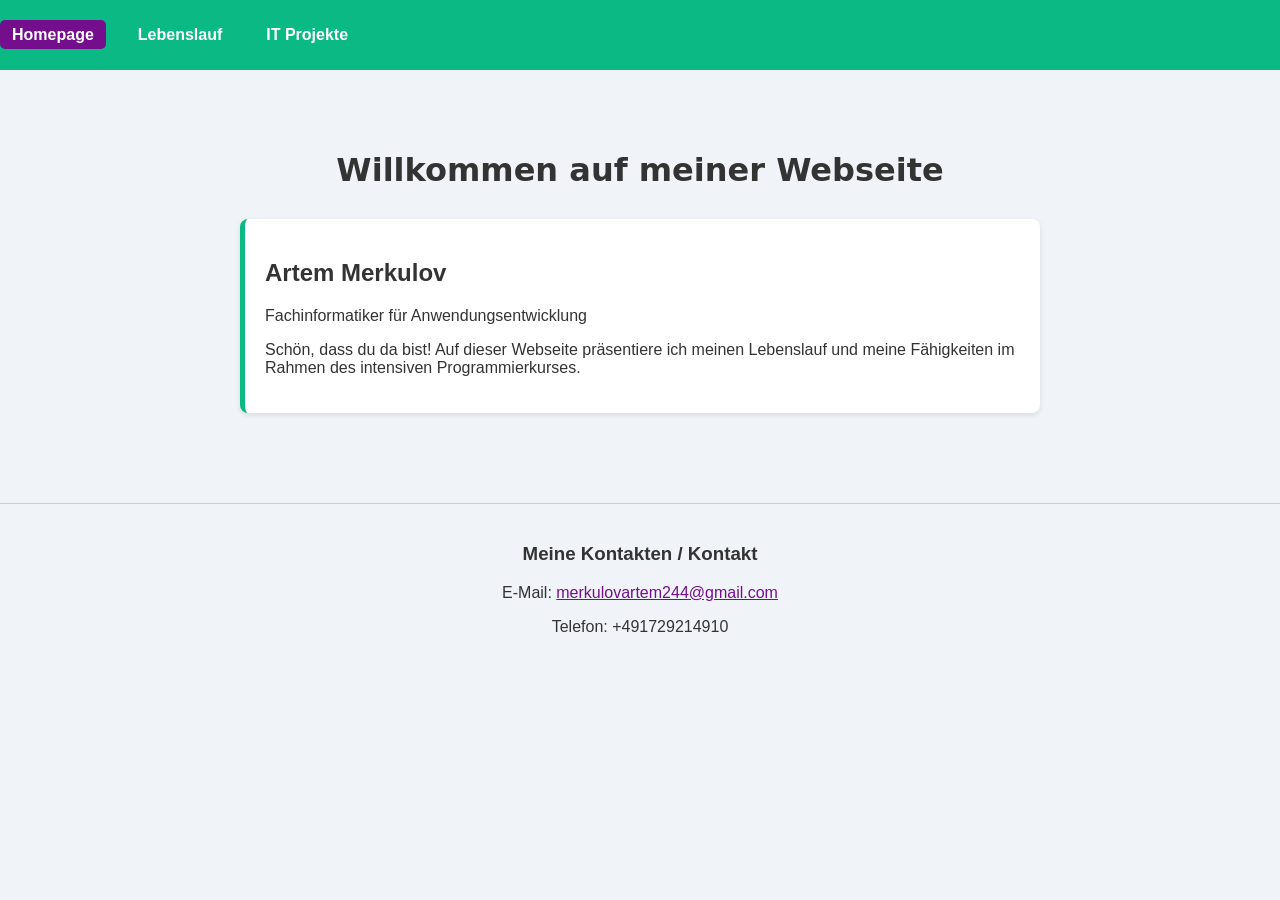
<file: index.html>
<!DOCTYPE html>
<html lang="de">
<head>
    <meta charset="UTF-8">
    <title>Artem Merkulov - Home</title>
    <link rel="stylesheet" href="style.css">
    <link rel="preconnect" href="https://fonts.googleapis.com">
    <link rel="preconnect" href="https://fonts.gstatic.com" crossorigin>
    <link href="https://fonts.googleapis.com/css2?family=Archivo+Black&family=Merriweather:ital,opsz,wght@0,18..144,300..900;1,18..144,300..900&display=swap" rel="stylesheet">
</head>
<body>

    <nav>
        <ul>
            <li><a href="index.html" class="active">Homepage</a></li>
            <li><a href="lebenslauf.html">Lebenslauf</a></li>
            <li><a href="portfolio.html">IT Projekte</a></li>
        </ul>
    </nav>

    <div class="main-content">
        <h1>Willkommen auf meiner Webseite</h1>
        <div class="info-box">
            <h2>Artem Merkulov</h2>
            <p class="subtitle">Fachinformatiker für Anwendungsentwicklung</p>
            <p>Schön, dass du da bist! Auf dieser Webseite präsentiere ich meinen Lebenslauf und meine Fähigkeiten im Rahmen des intensiven Programmierkurses.</p>
        </div>
    </div>

    <div class="contact-footer">
        <h3>Meine Kontakten / Kontakt</h3>
        <p>E-Mail: <a href="mailto:merkulovartem244@gmail.com">merkulovartem244@gmail.com</a></p>
        <p>Telefon: +491729214910</p>
    </div>

</body>
</html>
</file>
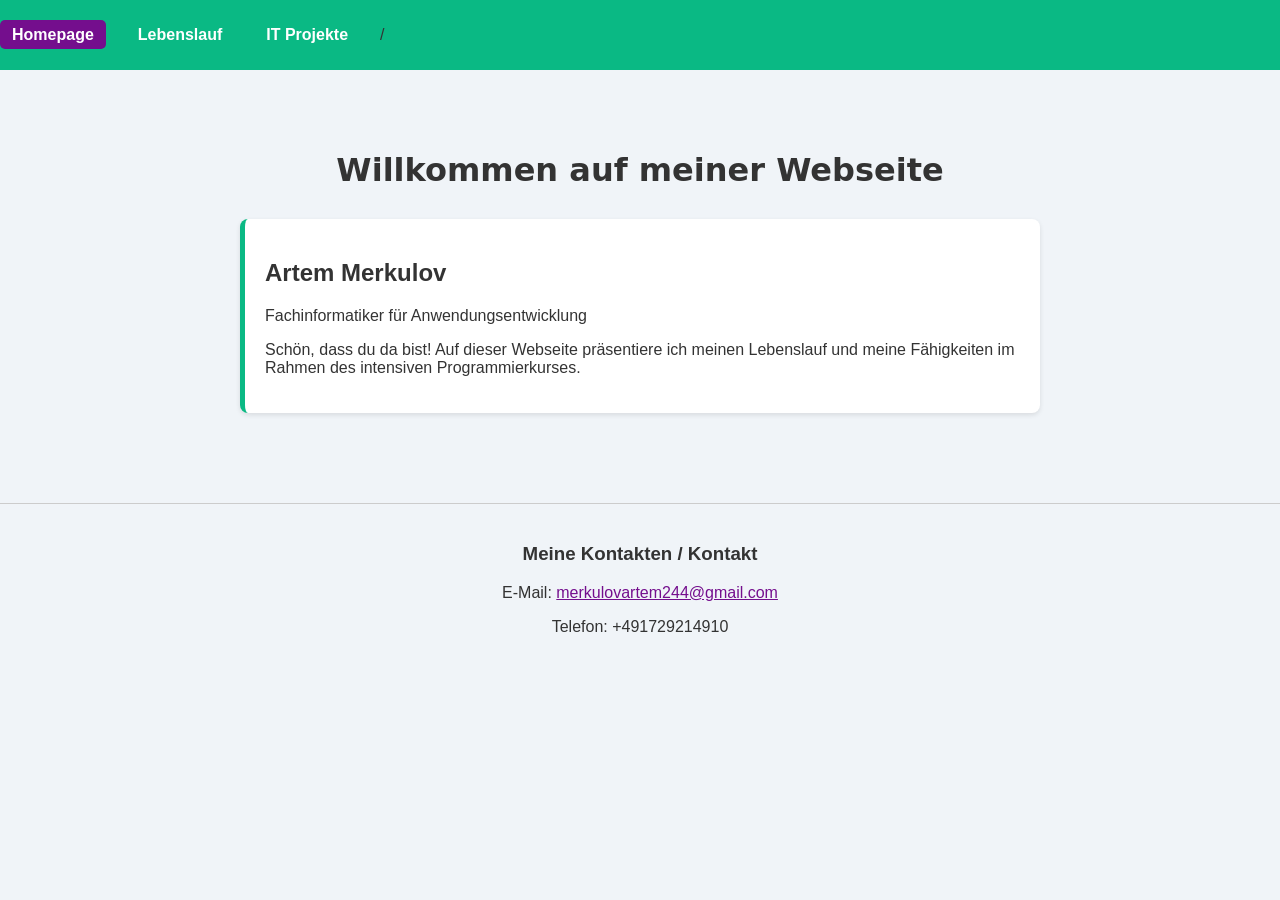
<file: Homepage.html>
<!DOCTYPE html>
<html lang="de">
<head>
    <title>Artem Merkulov - Home</title>
    <link rel="stylesheet" href="style.css">
    <link rel="preconnect" href="https://fonts.googleapis.com">
    <link rel="preconnect" href="https://fonts.gstatic.com" crossorigin>
    <link href="https://fonts.googleapis.com/css2?family=Archivo+Black&family=Merriweather:ital,opsz,wght@0,18..144,300..900;1,18..144,300..900&display=swap" rel="stylesheet">
</head>
<body>

    <nav>
        <ul>
            <li><a href="index.html" class="active">Homepage</a></li>
            <li><a href="lebenslauf.html">Lebenslauf</a></li>
            <li><a href="Portfolio.html" class=>IT Projekte</a><li>
        </ul>/
    </nav>

    <div class="main-content">
        <h1>Willkommen auf meiner Webseite</h1>
        <div class="info-box">
            <h2>Artem Merkulov</h2>
            <p class="subtitle">Fachinformatiker für Anwendungsentwicklung</p>
            <p>Schön, dass du da bist! Auf dieser Webseite präsentiere ich meinen Lebenslauf und meine Fähigkeiten im Rahmen des intensiven Programmierkurses.</p>
        </div>
    </div>
    <div class="contact-footer">
        <h3>Meine Kontakten / Kontakt</h3>
        <p>E-Mail: <a href="mailto:merkulovartem244@gmail.com">merkulovartem244@gmail.com</a></p>
        <p>Telefon: +491729214910</p>
</div>

</body>
</html>
</file>
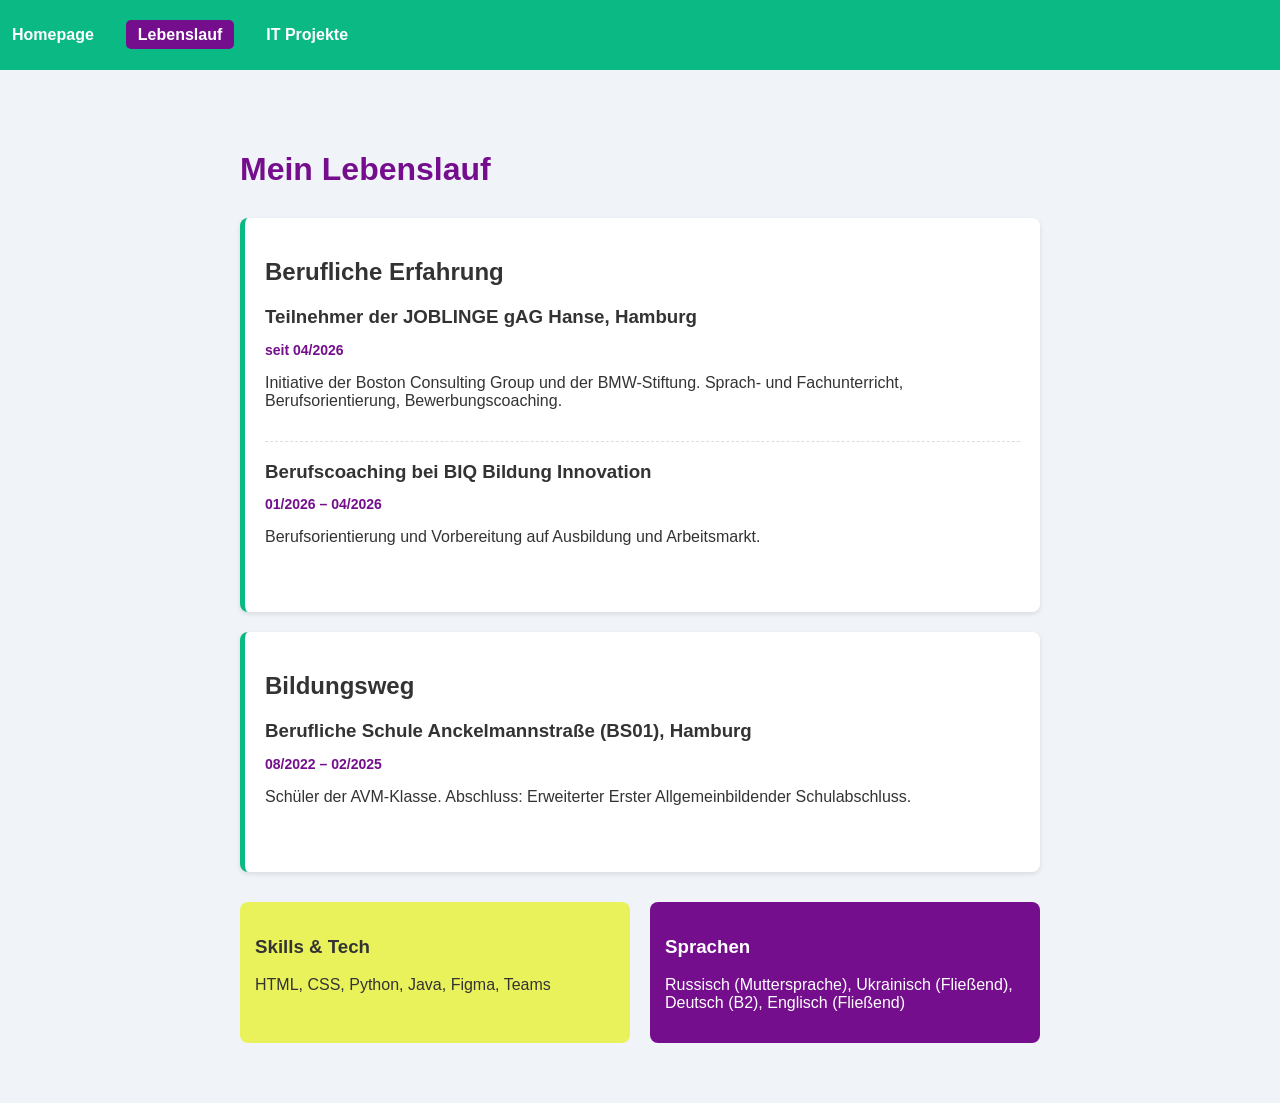
<file: Lebenslauf.html>
<!DOCTYPE html>
<html lang="de">
<head>
    <meta charset="UTF-8">
    <title>Artem Merkulov - Lebenslauf</title>
    <link rel="stylesheet" href="style.css">
</head>
<body>

    <nav>
        <ul>
            <li><a href="Homepage.html">Homepage</a></li>
            <li><a href="lebenslauf.html" class="active">Lebenslauf</a></li>
            <li><a href="Portfolio.html" class=>IT Projekte</a><li>
        </ul>
    </nav>

    <div class="main-content">
        <h1 class="h1-dezent">Mein Lebenslauf</h1>

        <div class="section-box">
            <h2>Berufliche Erfahrung</h2>
            
            <div class="entry">
                <h3>Teilnehmer der JOBLINGE gAG Hanse, Hamburg</h3>
                <p class="date">seit 04/2026</p>
                <p>Initiative der Boston Consulting Group und der BMW-Stiftung. Sprach- und Fachunterricht, Berufsorientierung, Bewerbungscoaching.</p>
            </div>

            <div class="entry">
                <h3>Berufscoaching bei BIQ Bildung Innovation</h3>
                <p class="date">01/2026 – 04/2026</p>
                <p>Berufsorientierung und Vorbereitung auf Ausbildung und Arbeitsmarkt.</p>
            </div>
        </div>

        <div class="section-box">
            <h2>Bildungsweg</h2>
            
            <div class="entry">
                <h3>Berufliche Schule Anckelmannstraße (BS01), Hamburg</h3>
                <p class="date">08/2022 – 02/2025</p>
                <p>Schüler der AVM-Klasse. Abschluss: Erweiterter Erster Allgemeinbildender Schulabschluss.</p>
            </div>
        </div>

        <div class="skills-container">
            <div class="left-column">
                <h3>Skills & Tech</h3>
                <p>HTML, CSS, Python, Java, Figma, Teams</p>
            </div><div class="right-column">
                <h3>Sprachen</h3>
                <p>Russisch (Muttersprache), Ukrainisch (Fließend), Deutsch (B2), Englisch (Fließend)</p>
            </div>
        </div>
    </div>

</body>
</html>
</file>
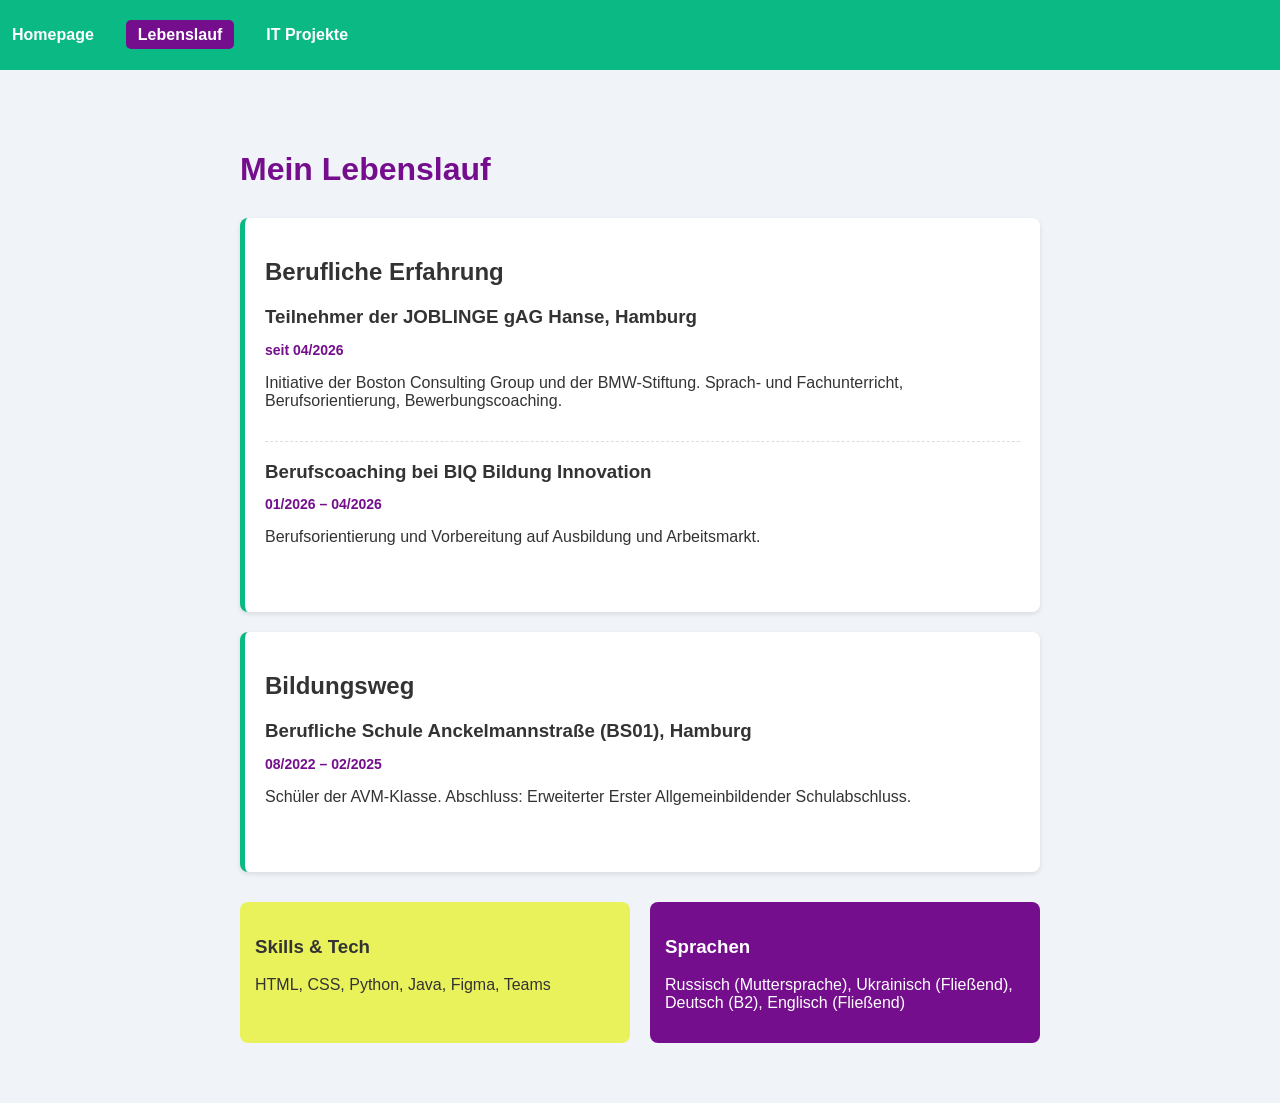
<file: lebenslauf.html>
<!DOCTYPE html>
<html lang="de">
<head>
    <meta charset="UTF-8">
    <title>Artem Merkulov - Lebenslauf</title>
    <link rel="stylesheet" href="style.css">
</head>
<body>

    <nav>
        <ul>
            <li><a href="index.html">Homepage</a></li>
            <li><a href="lebenslauf.html" class="active">Lebenslauf</a></li>
            <li><a href="portfolio.html">IT Projekte</a></li>
        </ul>
    </nav>

    <div class="main-content">
        <h1 class="h1-dezent">Mein Lebenslauf</h1>

        <div class="section-box">
            <h2>Berufliche Erfahrung</h2>
            
            <div class="entry">
                <h3>Teilnehmer der JOBLINGE gAG Hanse, Hamburg</h3>
                <p class="date">seit 04/2026</p>
                <p>Initiative der Boston Consulting Group und der BMW-Stiftung. Sprach- und Fachunterricht, Berufsorientierung, Bewerbungscoaching.</p>
            </div>

            <div class="entry">
                <h3>Berufscoaching bei BIQ Bildung Innovation</h3>
                <p class="date">01/2026 – 04/2026</p>
                <p>Berufsorientierung und Vorbereitung auf Ausbildung und Arbeitsmarkt.</p>
            </div>
        </div>

        <div class="section-box">
            <h2>Bildungsweg</h2>
            
            <div class="entry">
                <h3>Berufliche Schule Anckelmannstraße (BS01), Hamburg</h3>
                <p class="date">08/2022 – 02/2025</p>
                <p>Schüler der AVM-Klasse. Abschluss: Erweiterter Erster Allgemeinbildender Schulabschluss.</p>
            </div>
        </div>

        <div class="skills-container">
            <div class="left-column">
                <h3>Skills & Tech</h3>
                <p>HTML, CSS, Python, Java, Figma, Teams</p>
            </div>
            <div class="right-column">
                <h3>Sprachen</h3>
                <p>Russisch (Muttersprache), Ukrainisch (Fließend), Deutsch (B2), Englisch (Fließend)</p>
            </div>
        </div>
    </div>

</body>
</html>
</file>
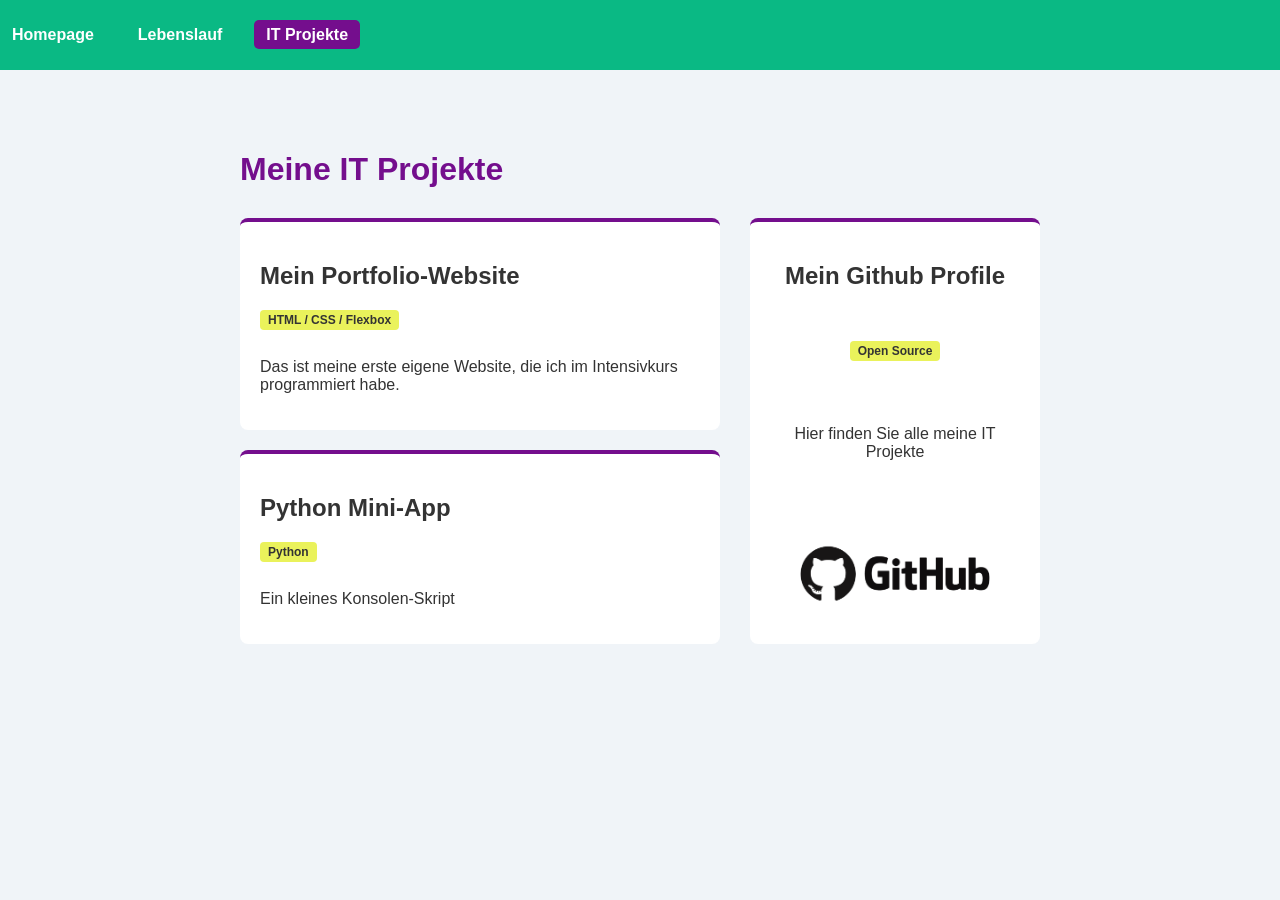
<file: Portfolio.html>
<!DOCTYPE html>
<html lang="de">
<head>
    <meta charset="UTF-8">
    <title>Artem Merkulov - IT Projekte</title>
    <link rel="stylesheet" href="style.css">
</head>
<body>
    <nav>
        <ul>
            <li><a href="Homepage.html">Homepage</a></li>
            <li><a href="lebenslauf.html">Lebenslauf</a></li>
            <li><a href="Portfolio.html" class="active">IT Projekte</a></li>
        </ul>
    </nav>

    <div class="main-content">
        <h1 class="h1-dezent">Meine IT Projekte</h1>

        <div class="projects-layout">

            <div class="left-side-cards">

                <div class="project-card">
                    <h2>Mein Portfolio-Website</h2>
                    <p class="tech-badge">HTML / CSS / Flexbox</p>
                    <p>Das ist meine erste eigene Website, die ich im Intensivkurs programmiert habe.</p>
                </div> <div class="project-card">
                    <h2>Python Mini-App</h2>
                    <p class="tech-badge">Python</p>
                    <p>Ein kleines Konsolen-Skript</p>
                </div>

            </div> <div class="project-card github-card">
                <h2>Mein Github Profile</h2>
                <p class="tech-badge">Open Source</p>
                <p>Hier finden Sie alle meine IT Projekte</p>

                <a href="https://github.com/spineake" target="_blank" class="github-link">
                    <img src="github.png" alt="GitHub Logo">
                </a>
            </div>

        </div> </div> </body>
</html>
</file>
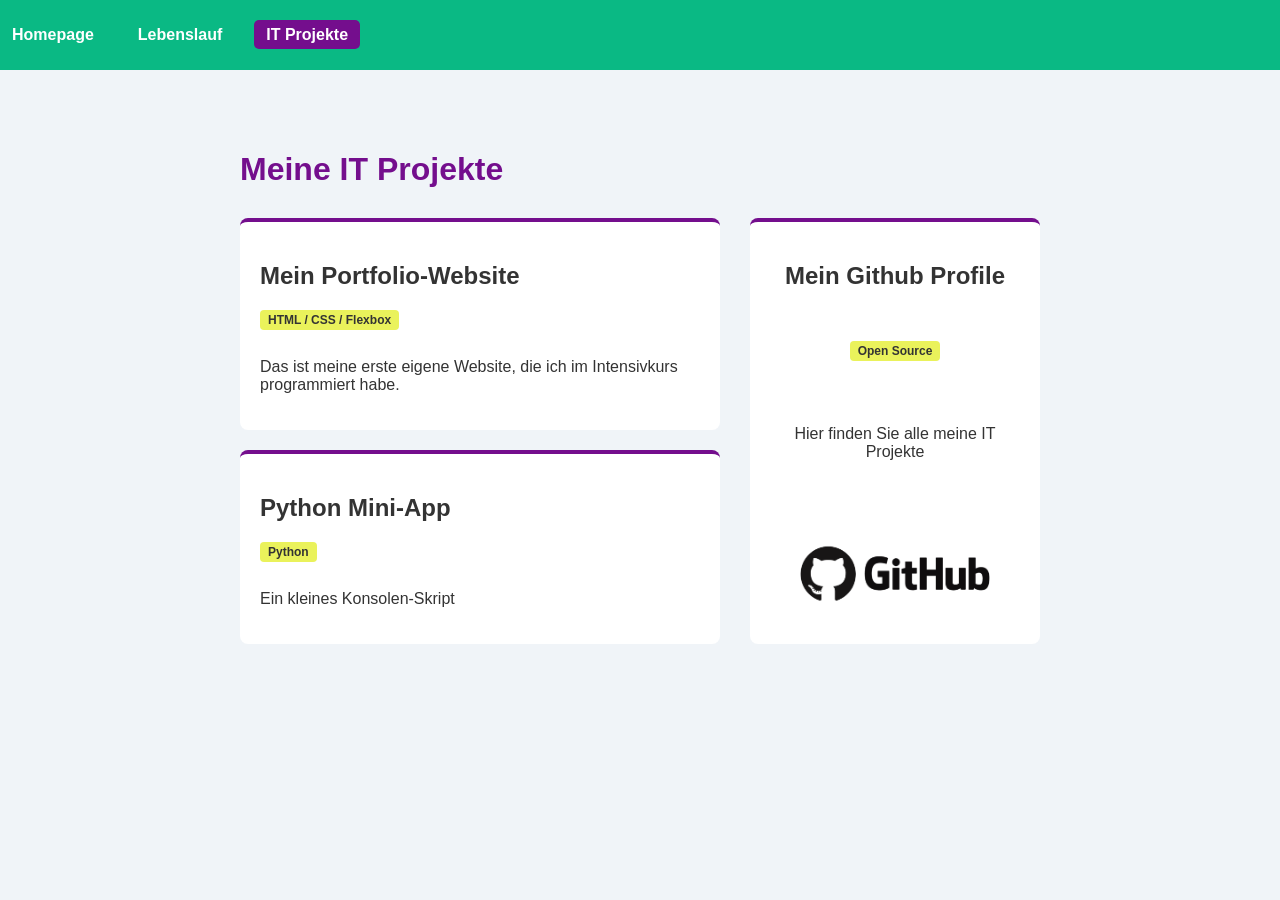
<file: portfolio.html>
<!DOCTYPE html>
<html lang="de">
<head>
    <meta charset="UTF-8">
    <title>Artem Merkulov - IT Projekte</title>
    <link rel="stylesheet" href="style.css">
</head>
<body>

    <nav>
        <ul>
            <li><a href="index.html">Homepage</a></li>
            <li><a href="lebenslauf.html">Lebenslauf</a></li>
            <li><a href="portfolio.html" class="active">IT Projekte</a></li>
        </ul>
    </nav>

    <div class="main-content">
        <h1 class="h1-dezent">Meine IT Projekte</h1>

        <div class="projects-layout">
            <div class="left-side-cards">
                <div class="project-card">
                    <h2>Mein Portfolio-Website</h2>
                    <p class="tech-badge">HTML / CSS / Flexbox</p>
                    <p>Das ist meine erste eigene Website, die ich im Intensivkurs programmiert habe.</p>
                </div> 
                <div class="project-card">
                    <h2>Python Mini-App</h2>
                    <p class="tech-badge">Python</p>
                    <p>Ein kleines Konsolen-Skript</p>
                </div>
            </div> 

            <div class="project-card github-card">
                <h2>Mein Github Profile</h2>
                <p class="tech-badge">Open Source</p>
                <p>Hier finden Sie alle meine IT Projekte</p>

                <a href="https://github.com/spineake" target="_blank" class="github-link">
                    <img src="github.png" alt="GitHub Logo">
                </a>
            </div>
        </div> 
    </div>

</body>
</html>
</file>
<file: style.css>
html, body {
    margin: 0;
    padding: 0;
    background-color: #f0f4f8; 
    font-family: 'Segoe UI', Tahoma, Geneva, Verdana, sans-serif;
    color: #333333;
    overflow-y: scroll;
}

nav {
    background-color: #0ab984; 
    padding: 10px 0;
    width: 100%;
    height: 50px;
    display: flex;
    align-items: center;
}

nav ul {
    margin: 0;
    padding: 0;
    list-style: none; 
    display: flex;             
    justify-content: center;   
    gap: 20px;
    display: flex;
    align-items: center;                 
}

nav a {
    color: white;
    text-decoration: none;
    font-weight: bold;
    font-size: 16px;
    padding: 6px 12px;
    width: 100%;
}

nav a:hover, nav a.active {
    background-color: #740e8d; 
    border-radius: 5px;
}

.main-content {
    max-width: 800px;
    margin: 40px auto;
    padding: 20px;
}


h1 {
    font-family: "Nabla", system-ui;
    text-align: center;
    margin-bottom: 30px;
}

.h1-dezent {
    color: #740e8d;
    font-family: 'Segoe UI', sans-serif;
    text-align: left; 
}


.info-box, .section-box {
    background-color: white;
    border-left: 5px solid #0ab984; 
    margin-bottom: 20px; 
    padding: 20px;
    border-radius: 8px;
    box-shadow: 0 2px 5px rgba(0,0,0,0.1);
}

.entry {
    margin-bottom: 15px;
    padding-bottom: 15px;
    border-bottom: 1px dashed #dddddd; 
}

.entry:last-child {
    border-bottom: none;
}

.date {
    color: #740e8d; 
    font-weight: bold;
    margin-top: -5px; 
    font-size: 14px;
}

.contact-footer {
    margin-top: 50px;
    text-align: center;
    border-top: 1px solid #cccccc;
    padding-top: 20px;
}
.contact-footer a {
    color: #740e8d;
    text-decoration: underline;
}

.skills-container {
    margin-top: 30px;
    width: 100%;
    
    display: flex;                 
    justify-content: space-between; 
}
.left-column {
    flex: 1;                   
    background-color: #eaf25b; 
    padding: 15px;
    border-radius: 8px;
    margin-right: 20px;        
}
.right-column {
    flex: 1;                  
    background-color: #740e8d; 
    color: white;
    padding: 15px;
    border-radius: 8px;
}
.projects-layout {
    display: flex;
    gap: 30px;
    align-items: stretch;
}

.left-side-cards {
    flex: 2;
    display: flex;
    flex-direction: column;
    gap: 20px;
}

.project-card {
    background-color: white;
    padding: 20px;
    border-radius: 8px;
    border-top: 4px solid #740e8d;
}

.left-side-card .projects-card {
    width: 100%;
    box-sizing: border-box;
}

.tech-badge {
    display: inline-block;
    background-color: #eaf25b;
    color: #333333;
    padding: 3px 8px;
    font-size: 12px;
    font-weight: bold;
    border-radius: 4px;
    margin-top: -5px;
}
.github-card {
    text-align: center;
    flex: 1;
    display: flex;
    flex-direction: column;
    justify-content: space-between;
    box-sizing: border-box;
    align-items: center;
}
.github-link img{
    width: 250px;
    height: auto;
    margin-top: 15px;
    transition: transform 0.2s;
}
.github-link img:hover {
    transform: scale(1.1);
}
</file>
